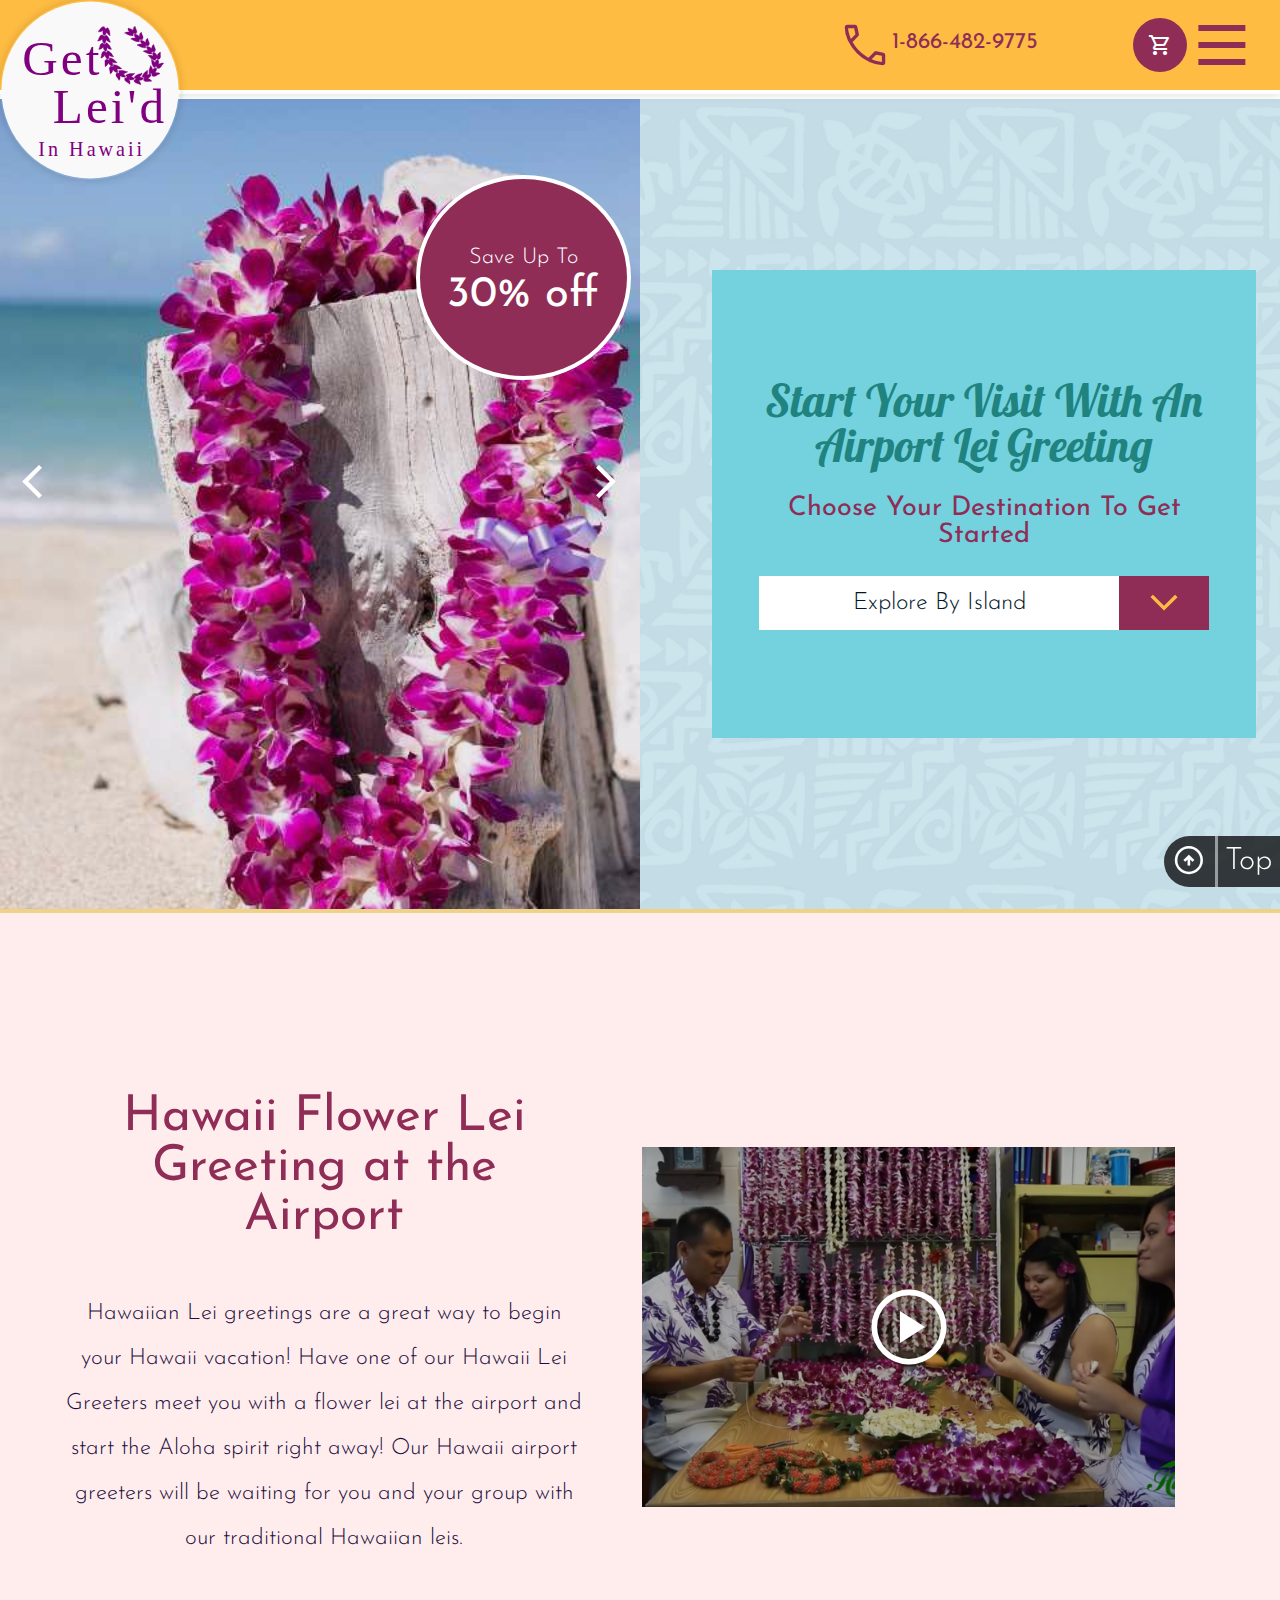
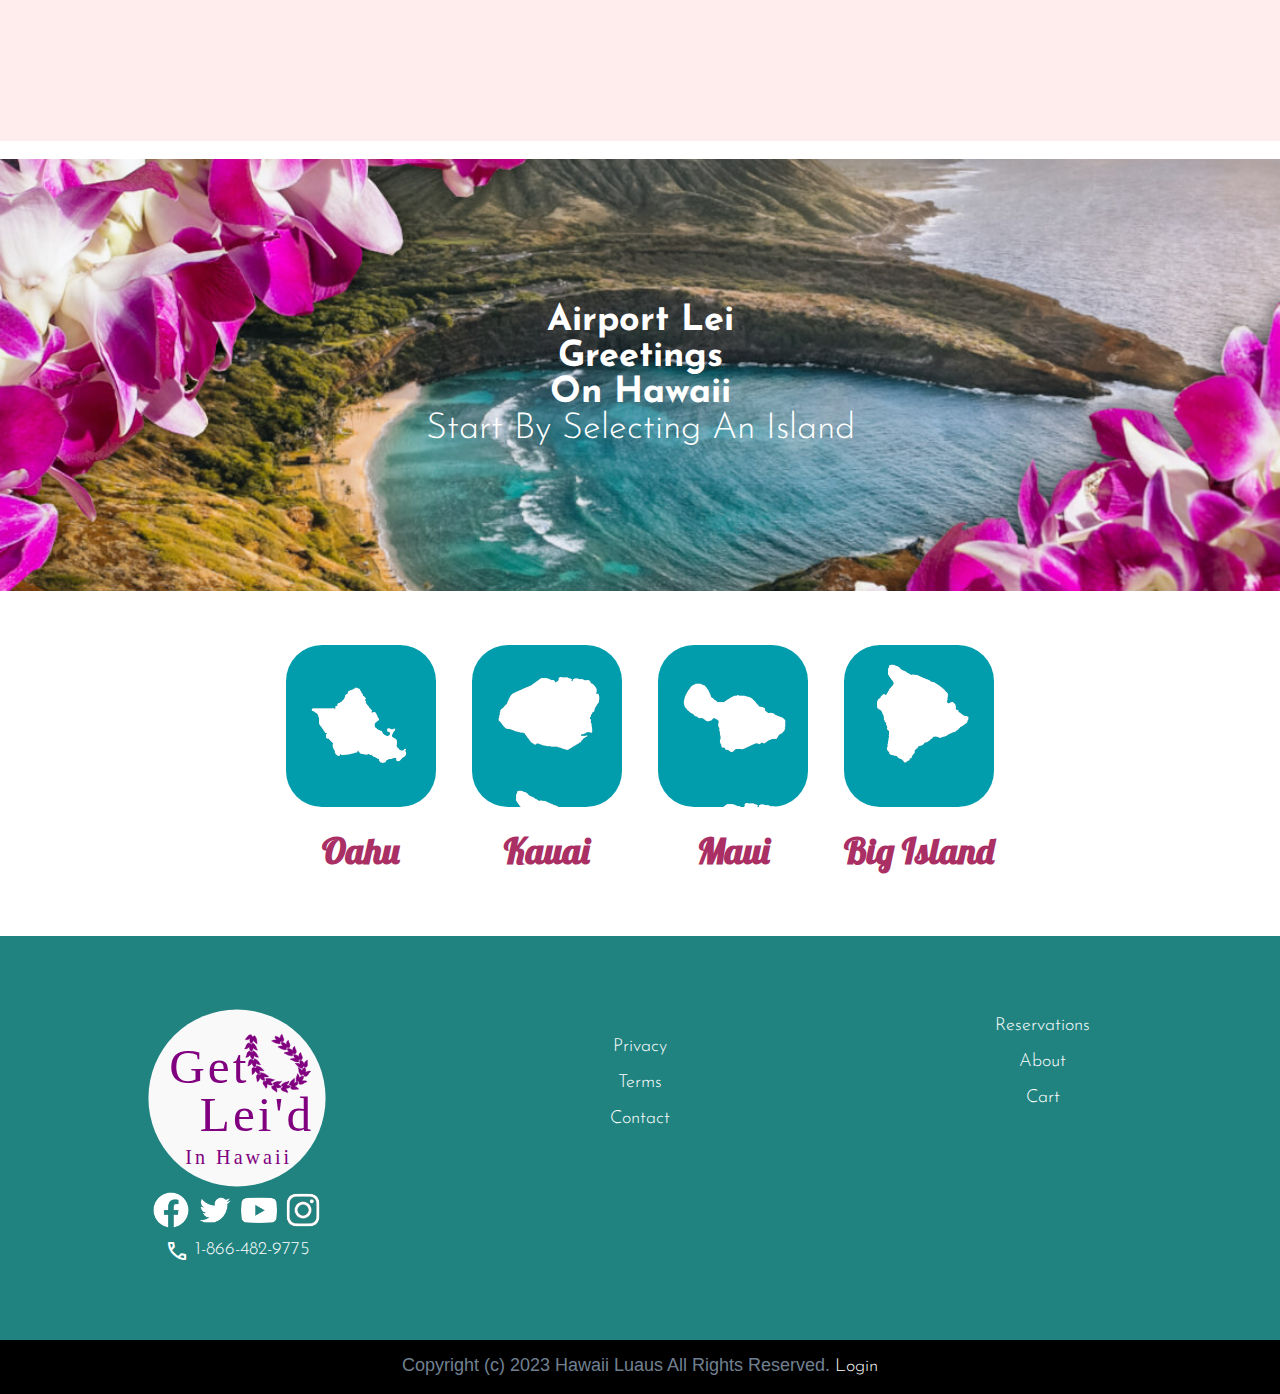
<file: index.html>
<!DOCTYPE html>
<html dir="ltr" lang="en">
<head>
  <meta charset="utf-8">
  <title>hawaiian lei greetings</title>
  <!-- github pages -->
  <meta content="user-scalable = yes, width=320, initial-scale=1" name="viewport">
  <script src="https://ajax.googleapis.com/ajax/libs/jquery/3.3.1/jquery.min.js"></script>
  <link href="css/main.css" rel="stylesheet">
  <link href="https://fonts.googleapis.com" rel="preconnect">
  <link href="https://fonts.gstatic.com" rel="preconnect">
  <link rel="preconnect" href="https://fonts.googleapis.com">
  <link rel="preconnect" href="https://fonts.gstatic.com" crossorigin>
  <link href="https://fonts.googleapis.com/css2?family=Josefin+Sans:wght@100..700&family=Lobster&display=swap" rel="stylesheet">
  <link href="https://fonts.googleapis.com/css2?family=Material+Symbols+Outlined:opsz,wght,FILL,GRAD@48,400,0,0"
    rel="stylesheet">
  </script>
</head>
<body>
  <main>

    <header id="masthead">
      <ul>
        <li id="logo">
          <a href="/"><img src="images/getleidinhawaiilogo.svg" alt=""></a>
        </li>
        <li>
          <nav id="main-nav">
            <a href="islands.html">reservations</a> 
            <a href="contact.html">contact</a> 
            <a href="about.html">about</a> 
            <a href="#"><span class="material-symbols-outlined">shopping_cart</span>cart</a>
          </nav>
          <a href="tel:+1866-482-9775" id="phone-mobile"><span class="material-symbols-outlined">call</span><p>1-866-482-9775</p></a>
          <a href="/cart/edit#viewitems" id="cart-btn"><span class="material-symbols-outlined">shopping_cart</span></a>
          <button class="menu-btn" id="menu-btn" name="button"
            onclick="idToggle('menu-btn','active');idToggle('main-nav','active')" type="button">
            <hr class="menu-btn-hr-1">
            <hr class="menu-btn-hr-2">
            <hr class="menu-btn-hr-3">
          </button>
        </li>
      </ul>
    </header>
    <div id="return-top">
      <span class="material-symbols-outlined">arrow_circle_up</span>
      <p>top</p>
    </div>
<!-- =================================================== -->
    <div id="hero">
      <section>
        <a href="reservations.html" id="callin-desktop"><p>Save Up To <span>30% off</span></p></a>
        <button type="button" id="slider-left" onclick="plusSlides(-1);clearInterval(carousel);">
          <span class="material-symbols-outlined">chevron_left</span>
        </button>    
        <div id="hero-slider">
          <a href="/reservations.htm" data-img="images/lei-photos/Deluxe-lei.jpg" target="_blank" class="hero-slide" id="slide-2"></a>
          <a href="/reservations.htm" data-img="images/lei-photos/Superior-lei.jpg" target="_blank" class="hero-slide" id="slide-2"></a>
          <a href="/reservations.htm" data-img="images/lei-photos/tuberose-lei.jpg" target="_blank" class="hero-slide" id="slide-3"></a>
          <a href="/reservations.htm" data-img="images/lei-photos/ti-leaf-lei.jpg" target="_blank" class="hero-slide" id="slide-3"></a>
        </div>
        <button type="button" id="slider-right" onclick="plusSlides(1);clearInterval(carousel);">
          <span class="material-symbols-outlined">chevron_right</span>
        </button>
      </section>
      <section>
        <div id="hero-content">
          <h1>start your visit with an airport lei greeting</h1>
          <h2>choose your destination to get started</h2>
          <div class="dropdown">
            <a class="dropdown-top" href="javascript:void(0)" onclick="toggleThis(this,'active');nextSiblingToggle(this,'active');">
            <p>explore by island</p><span class="material-symbols-outlined">expand_more</span> <span class="material-symbols-outlined">expand_less</span></a>
            <ul class="dropdown-tray">
              <li>
                <a href="/oahuleigreetings.html">oahu</a>
              </li>
              <li>
                <a href="maui.html">maui</a>
              </li>
              <li>
                <a href="bigisland.html">big island</a>
              </li>
              <li>
                <a href="kauai.html">kauai</a>
              </li>
            </ul>
          </div>
        </div>
      </section>
    </div>
<!-- =================================================== -->
    <div id="additional-content">
      <section>
        <article>
          <header>Hawaii Flower Lei Greeting at the Airport</header>
          <p>Hawaiian Lei greetings are a great way to begin your Hawaii vacation! Have one of our Hawaii Lei Greeters meet you with a flower lei at the airport and start the Aloha spirit right away! Our Hawaii airport greeters will be waiting for you and your group with our traditional Hawaiian leis.</p>
        </article>
      </section>
      <section>
        <div id="yt-video-container-a">
          <span class="material-symbols-outlined">play_circle</span>
        </div>
      </section>
    </div>
  <!-- =================================================== -->
  <div id="hero-alt" style="background-image:url('images/orchid-sand.jpg')">
    <section>
        <h2>airport lei greetings<br /> on <span>Hawaii</span></h2>
        <p>Start By Selecting An Island</p>
    </section>
  </div>
  <div id="islands-container">
    <ul id="islands">
        <li><a href="/honolulu-oahu.htm" class="island-icon"><img src="images/islands.png" alt=""></a><br><a href="/oahuleigreetings.html"><h3>oahu</h3></a> </li>
        <li><a href="/lihue-kauai.htm" class="island-icon"><img src="images/islands.png" alt=""></a><br><a href=""><h3>kauai</h3></a></li>
        <li><a href="/kahului-maui.htm" class="island-icon"><img src="images/islands.png" alt=""></a><br><a href=""><h3>maui</h3></a></li>
        <li><a href="/kona-big-island.htm" class="island-icon"><img src="images/islands.png" alt=""></a><br><a href=""><h3>big island</h3></a></li>
    </ul>
  </div>
  <!-- =================================================== -->
  <script src="js/home.js"></script>

<footer>
  <ul>
    <li>
      <a href="#"><img src="images/getleidinhawaiilogo.svg" alt=""></a>
      <div class="social">
        <a href="#"> <img src="images/facebook_twitter_youtube_instagram.png" alt="" id="social-fb" class="delayed-img">  </a>
        <a href="#"> <img src="images/facebook_twitter_youtube_instagram.png" alt="" id="social-tw" class="delayed-img">  </a>
        <a href="#"> <img src="images/facebook_twitter_youtube_instagram.png" alt="" id="social-yt" class="delayed-img">  </a>
        <a href="#"> <img src="images/facebook_twitter_youtube_instagram.png" alt="" id="social-ig" class="delayed-img">  </a>
      </div>
      <b><a href="tel:+18664829775"><span class="material-symbols-outlined">call</span> 1-866-482-9775</a></b>
    </li>
    <li>
        <br/>
        <a href="#">privacy</a>
        <br/>
        <a href="#">terms</a>
        <br/>
        <a href="#">contact</a>
      </li>
      <li>
        <a href="/reservations.html">reservations</a>
        <br/>
        <a href="/about.html">about</a>
        <br/>
         <a href="#">cart</a>
       </li>
      </ul>
      <aside style="font-family: sans-serif">Copyright (c) 2023 Hawaii Luaus All Rights Reserved. <a href="#">login</a></aside>
    </footer>
  </main>
  <script src="js/toggle.js" type="text/javascript">
	</script>
	<script src="js/main.js" type="text/javascript">
	</script>
</body>
</html>
</file>
<file: css/main.css>
*,
*:before,
*:after {
	margin: 0;
	padding: 0;
	-webkit-box-sizing: border-box !important;
	-moz-box-sizing: border-box !important;
	-ms-box-sizing: border-box !important;
	box-sizing: border-box !important;
}

.clearfix:after {
	clear: both;
	content: ".";
	display: block;
	height: 0;
	line-height: 0;
	visibility: hidden;
}

.material-symbols-outlined {
	vertical-align: middle;
}

b {
	font-weight: bold !important;
}

a {
	text-decoration: none !important;
}

ul,
ul li {
	list-style-type: none;
	list-style-position: inside;
	padding: 0;
}

html {
	overflow-x: hidden;
}

body {
	position: relative;
	padding: 0;
	margin: 0;
	width: 100%;
	position: relative;
	overflow-x: hidden;
	font-size: 32px;
	color: #333;
}

main {
	background-image: url("../images/tapaBGwhite.png");
	background-color: #73D2DE;
	background-size: 15em;
}

@media(max-width:2280px) {
	body {
		font-size: 28px;
	}
}

@media(max-width:2160px) {
	body {
		font-size: 24px;
	}
}

@media(max-width:1800px) {
	body {
		font-size: 18px;
	}
}

@media(max-width:1608px) {
	body {
		font-size: 18px;
	}
}

@media(max-width:640px) {
	body {
		font-size: 15px;
	}
	#masthead ul li:first-child,
	#masthead ul li:last-child {
		width: 50%;
	}
}

@media(max-width:450px) {
	body {
		font-size: 14px;
	}
}

h1,
h2,
h3,
h4,
h5 {
	font-family: 'Lobster';
}

p,
a,
b {
	font-family: 'Josefin Sans';
	font-weight: 300;
}

p {
	font-size: 1em;
	font-weight: 300;
}

@media(max-width:1440px) {
	p {
		font-size: 1.15em;
	}
}

@media(max-width:600px) {
	p {
		font-size: 1.25em;
	}
}

@media(max-width:400px) {
	p {
		font-size: 1.5em;
	}
}

.cart .container {
  max-width: 100%;
}
/*======== mobile menu btn =========*/
#phone-mobile p {
	display: inline-block;
	font-size: 1.25em;
	color: #8F2D56;
	font-weight: bolder;
}

.menu-btn {
	height: 3em;
	transition: 0.3s;
	background: transparent;
	border: 0;
	cursor: pointer;
	font-size: 0.75em;
	position: absolute;
	width: 3.5em;
	right: 1em;
	top: 0.5em;
}

.menu-btn hr {
	display: block;
	width: 100%;
	transition: 0.3s;
	position: absolute;
	border: 0.25em solid #8F2D56;
	height: 0;
	opacity: 1;
	margin: auto;
}

.menu-btn-hr-1 {
	top: 0;
	left: 50%;
	-moz-transform: translateX(-50%) rotate(0deg);
	-ms-transform: translateX(-50%) rotate(0deg);
	-o-transform: translateX(-50%) rotate(0deg);
	-webkit-transform: translateX(-50%) rotate(0deg);
	transform: translateX(-50%) rotate(0deg);
}

.menu-btn-hr-2 {
	top: 50%;
	left: 50%;
	-moz-transform: translate(-50%, -50%);
	-ms-transform: translate(-50%, -50%);
	-o-transform: translate(-50%, -50%);
	-webkit-transform: translate(-50%, -50%);
	transform: translate(-50%, -50%);
}

.menu-btn-hr-3 {
	bottom: 0;
	left: 50%;
	-moz-transform: translateX(-50%) rotate(0deg);
	-ms-transform: translateX(-50%) rotate(0deg);
	-o-transform: translateX(-50%) rotate(0deg);
	-webkit-transform: translateX(-50%) rotate(0deg);
	transform: translateX(-50%) rotate(0deg);
}

.menu-btn.active .menu-btn-hr-1 {
	top: 50%;
	-moz-transform: translate(-50%, -50%) rotate(-45deg);
	-ms-transform: translate(-50%, -50%) rotate(-45deg);
	-o-transform: translate(-50%, -50%) rotate(-45deg);
	-webkit-transform: translate(-50%, -50%) rotate(-45deg);
	transform: translate(-50%, -50%) rotate(-45deg);
}

.menu-btn.active .menu-btn-hr-2 {
	opacity: 0;
}

.menu-btn.active .menu-btn-hr-3 {
	top: 50%;
	-moz-transform: translate(-50%, -50%) rotate(45deg);
	-ms-transform: translate(-50%, -50%) rotate(45deg);
	-o-transform: translate(-50%, -50%) rotate(45deg);
	-webkit-transform: translate(-50%, -50%) rotate(45deg);
	transform: translate(-50%, -50%) rotate(45deg);
}

#cart-btn {
	display: inline-block;
	background-color: #8F2D56;
	width: 1.5em;
	height: 1.5em;
	font-size: 2em;
	border-radius: 50%;
	position: relative;
	vertical-align: middle;
	margin-right: 2em;
}

#cart-btn span.material-symbols-outlined {
	padding: 0;
	color: white;
	position: absolute;
	left: 50%;
	top: 50%;
	transform: translate(-50%, -50%);
}

/*=====================*/
#masthead {
	position: fixed;
	top: 0;
	left: 0;
	z-index: 999;
}

#masthead ul {
	width: 100%;
}

#masthead ul li {
	vertical-align: middle;
	position: relative;
}

#masthead ul li:first-child {
	text-align: left;
	width: 18%;
	display: inline-block;
	position: relative;
	min-height: 5em;
}

#masthead ul li:last-child {
	text-align: right;
	width: 80%;
	display: inline-block;
}

#logo {
	display: inline-block;
	transition: 0.2s;
}
#logo a {
  position: absolute;
  left: 0;
  top: 0;
}
#logo img {
	display: inline-block;
	width: 10em;
	vertical-align: middle;
	box-shadow: 0em 0em 0.5em #00000029;
	border-radius: 50%;
}

#logo img:hover {
	transform: scale(1.1);
}

#return-top {
	position: fixed;
	bottom: 0.5em;
	right: 0;
	display: table;
	font-size: 1.5em;
	background: rgba(0, 0, 0, 0.75);
	border-top-left-radius: 1em;
	border-bottom-left-radius: 1em;
	z-index: 999;
	cursor: pointer;
	color: white;
}

#return-top span,
#return-top p {
	display: table-cell;
	text-transform: capitalize;
	vertical-align: middle;
	padding: 0.25em;
}

#return-top span {
	font-size: 1.25em;
	border-right: 0.1em solid rgba(255, 255, 255, 0.5);
}

#phone-mobile {
	display: inline-block;
	margin-right: 5em;
	vertical-align: middle;
}

#phone-mobile .material-symbols-outlined {
	color: #8F2D56;
	font-size: 3em;
}


#masthead {
	position: absolute;
	top: 0;
	left: 0;
	z-index: 999;
	padding: 0;
	width: 100%;
	background: #FFBC42;
	box-shadow: 0em 0em 0.5em #00000029;
	border-bottom: 0.25em solid white;
}

#main-nav {
	position: absolute;
	background: #00000082;
	right: 0;
	top: 4.5em;
	left: auto;
	height: 18em;
	z-index: 998;
	transform-origin: top;
	transform: scaleY(0);
	transition: 0.5s;
	width: 50%;
}

#main-nav.active {
	transform: scaleY(1);
}

#main-nav a {
	display: block;
	width: 100%;
	margin: 0em;
	padding: 0.85em;
	font-size: 1.5em;
	color: white;
	text-transform: capitalize;
}

@media(max-width:450px) {
	#main-nav a {
		font-size: 1.5em;
	}

	#return-top p {
		font-size: 1.25em;
	}
}

/*===================================================*/
#hero {
	width: 100%;
	display: table;
	margin-top: 5.5em;
}

#hero section {
	display: table-cell;
	width: 50%;
	vertical-align: middle;
	position: relative;
}

#hero-content {
	margin: 4em;
	background-color: #73D2DE;
	padding: 6em 0em;
	text-align: center;
	width: 85%;
}

#hero-content h1 {
	font-weight: normal;
	text-transform: capitalize;
	font-size: 2.5em;
	line-height: 1em;
	max-width: 85%;
	margin: 0 auto;
	color: #218380;
}

#hero-content h2 {
	text-transform: capitalize;
	font-weight: normal;
	color: #8f2d56;
	margin: 0 auto;
	line-height: 1em;
	max-width: 15em;
	padding: 1em 0em;
	font-family: 'Josefin Sans';
}




/*=== hero slider ===*/
#slider-left,
#slider-right {
  border: 0;
  cursor: pointer;
  z-index: 998;
  background: none;
  display: inline-block;
  vertical-align: middle;
  position: absolute;
}
#slider-left .material-symbols-outlined,
#slider-right .material-symbols-outlined {
  color: white;
  font-size: 5em;
  line-height: 1.5em;
}
#slider-left:hover,
#slider-right:hover {
  opacity: 1;
}
#slider-left {
  color: white;
  left: 0em;
  top: 25em;
}
#slider-right {
  color: white;
  top: 25em;
  right: 0em;
}
@media(max-width:900px){
	#slider-left {
    color: white;
    left: 0em;
    top: 20em;
  }
  #slider-right {
    color: white;
    top: 20em;
    right: 0em;
  }
}
#hero-slider {
  position: relative;
  background: #23001fe8;
  display: block;
  margin: 0em auto 0em auto;
  width: 100%;
  height: 45em;
}
.hero-slide {
  position: absolute;
  left: 50%;
  top: 0;
  width: 100%;
  height: 100%;
  background-size: cover;
  opacity: 0;
  transition: 1s;
  background-position: center;
  overflow: hidden;
  display: block;
  transform: translateX(-50%);
}
.hero-slide.active {
  opacity: 0.9;
}
.hero-slide img {
  width: 100%;
  position: absolute;
  left: 50%;
  top: 50%;
  transform: translate(-50%, -50%);
  z-index: 1;
  opacity: 1;
}
.hero-slider-content {
  z-index: 2;
  position: absolute;
  left: 2em;
  bottom: 2em;
  background: rgba(0, 0, 0, 0.5);
  padding: 1em;
  border-radius: 1em;
  min-width: 25em;
}
@media(max-width:900px){
	#hero-slider{
		height: 25em;
	}
}
/*===============*/
.dropdown {
	width: 100%;
	position: relative;
	max-width: 25em;
	margin: 0 auto;
}

.dropdown-top {
	width: 100%;
	border: 0;
	display: table;
	background-color: white;
	text-transform: capitalize;
}

.dropdown-top p {
	display: table-cell;
	color: #011627;
	padding: 0.5em;
	vertical-align: middle;
	font-size: 1.33em;
	width: 80%;
	text-align: center;
}

.dropdown-top span {
	background: #8F2D56;
	color: #ffbc42;
	padding: 0;
	vertical-align: middle;
	width: 20%;
	text-align: center;
	font-size: 3em;
}

.dropdown-top span:nth-child(2) {
	display: table-cell;
}

.dropdown-top span:nth-child(3) {
	background: #1A535C;
	display: none;
}

.dropdown-top.active span:nth-child(2) {
	display: none;
}

.dropdown-top.active span:nth-child(3) {
	display: table-cell;
}

.dropdown-tray {
	position: absolute;
	left: 0;
	top: 3em;
	width: 100%;
	background: white;
}

.dropdown-tray li {
	display: block;
	text-align: center;
	width: 100%;
}

.dropdown-tray li a {
	display: block;
	padding: 0.5em;
	text-align: center;
	color: #011627;
	text-transform: capitalize;
	font-size: 1.25em;
}

.dropdown-tray li a:hover {
	background-color: #4ECDC4;
	color: white;
}

.dropdown-tray {
	transform: scaleY(0);
	transform-origin: top;
	transition: 0.3s;
}

.dropdown-tray.active {
	transform: scaleY(1);
	z-index: 998;
}

#callin-desktop {
	position: absolute;
	right: 0.5em;
	top: 4em;
	z-index: 998;
	overflow: hidden;
	text-align: center;
	color: white;
	font-size: 1.05em;
	background-color: #8F2D56;
	border-radius: 50%;
	border: 0.25em solid white;
	font-family: 'Montserrat', "oswald";
	line-height: 2em;
}

#callin-desktop p {
	padding: 2.8em 1.25em 2.8em 1.25em;
}

#callin-desktop span {
	display: block;
	font-size: 2em;
	font-weight: bolder;
}

/*====================================================*/
#additional-content section {
	display: inline-block;
	width: 49%;
	vertical-align: middle;
}

#additional-content {
	text-align: center;
	border-top: 0.25em solid #f0d188;
	background: #FFEDED;
}

#additional-content article {
	padding: 10em 3em;
}

#additional-content article p {
	color: #1e0d40;
	font-size: 1.25em;
	line-height: 2em;
}

#additional-content article header {
	font-size: 2.75em;
	color: #8f2d56;
	max-width: 12em;
	margin: 0 auto;
	line-height: 1em;
	padding-bottom: 1em;
	font-family: 'Josefin Sans';
}

#yt-video-container-a {
	/*! border: 1.25em solid #f6a2c1; */
	width: 85%;
	overflow: hidden;
	z-index: 3;
	position: relative;
	height: 20em;
	background-image: url("../images/leigreeting-youtubethumbnail.png");
	background-size: cover;
	background-position: center;
}

#yt-video-container-a img {
	display: none !important;
}

#yt-video-container-a .material-symbols-outlined {
	color: white;
	font-size: 5em;
	position: absolute;
	left: 50%;
	top: 50%;
	transform: translate(-50%, -50%);
	cursor: pointer;
	margin: 0 !important;
	padding: 0 !important;
}

#yt-video-container-a iframe {
	height: 100%;
	margin: 0 auto;
	display: block;
	width: 100%;
}

/*===================================================*/
#catalog {
	padding-bottom: 10em;
	padding-top: 10em;
	background-image: url(../images/tapaBGwhite.png);
	background-color: powderblue;
	background-size: 12em;
	text-align: center;
}

#catalog h3 {
	color: #461c1d;
	text-transform: capitalize;
	text-align: center;
	font-size: 2.5em;
	width: 10em;
	margin: 0 auto;
	line-height: 1em;
	margin-bottom: 1em;
	font-weight: bolder;
	text-shadow: 0em 0em 0.5em white;
}

#catalog section {
	background: #ffeded;
	padding: 1em;
}

.lei-product {
	width: 24.6%;
	display: inline-block;
	vertical-align: top;
	padding: 0.33em;
}

#catalog-main .lei-product {
	margin-bottom: 2em;
}

.lei-product .img-container {
	width: 100%;
	height: 16em;
	overflow: hidden;
	position: relative
}

.lei-product img {
	width: 100%;
	position: absolute;
	left: 50%;
	top: 50%;
	transform: translate(-50%, -50%);
}

.lei-product header {
	text-align: center;
	width: 100%;
	text-transform: capitalize;
	color: #461c1d;
	font-size: 1.25em;
	line-height: 1em;
	margin-top: 1em;
	font-weight: 400;
}

.lei-product p {
	color: #333;
	line-height: 2em;
	text-align: center;
	padding: 0.5em 1em;
	font-size: 0.85em;
	font-weight: 400;
}

.lei-product ul {
	width: 100%;
	display: table;
	max-width: 8em;
	margin: 0 auto;
}

.lei-product li {
	display: table-cell;
	width: 50%;
	text-align: center;
	padding: 0.5em;
	font-family: 'Montserrat';
	color: #461c1d;
	font-size: 1.15em;
}

.lei-product li span {
	opacity: 0.4;
	font-size: 0.9em;
}

.lei-button {
	margin: 1em auto;
	display: inline-block;
	padding: 1em;
	text-transform: capitalize;
	font-size: 1.33em;
	background: #ad012a;
	color: white;
	border-radius: 1em;
	border: 0.15em solid white;
	transition: 0.3s;
}

.lei-button:hover {
	background: #f5a2bf;
}
/*===================================================*/
footer ul {
	background: #218380;
	padding: 2em;
	display: table;
	width: 100%;
	background-blend-mode: multiply;
	background-size: 8em;
	border-top: 0.5em solid white;
}

footer ul li {
	display: table-cell;
	width: 33.3%;
	vertical-align: top;
	padding: 2em;
	text-align: center;
}

footer a {
	color: white;
	text-transform: capitalize;
	line-height: 2em;
}

footer a img {
	width: 10em;
	display: block;
	margin: 0 auto;
}

footer aside {
	color: white;
	background: black;
	padding: 0.5em;
	text-align: center;
	color: slategrey;
}

footer h4 {
	color: gold;
	font-size: 1.5em;
}

.social {
	text-align: center;
	display: table;
	margin: 0 auto;
	width: 8em;
}

.social a {
	display: table-cell;
	width: 25%;
	height: 2em;
	vertical-align: middle;
	overflow: hidden;
	position: relative;
	padding: 1em;
	border: 0.25em solid #218380;
}

.social a img {
	position: absolute;
	left: 0;
	width: 100%;
}

#social-fb {
	top: 0;
}

#social-tw {
	top: -2em;
}

#social-yt {
	top: -4em;
}

#social-ig {
	bottom: 0;
}


/*==============*/
@media(max-width: 1260px) {
	#hero-content {
		margin: 0;
		width: 100%;
		padding: 5em;
	}

	#hero-content h1 {
		max-width: 100%;
		padding: 0;
		margin: 0;
		text-align: center;
	}

	#hero-content h2 {
		max-width: 100%;
	}
}

@media(max-width:900px) {
	#additional-content {
		width: 100%;
		text-align: center;
	}

	#additional-content section {
		width: 100%;
		display: block;
	}

	#yt-video-container-a {
		width: 100%;
	}

	#catalog {
		flex-wrap: wrap;
	}

	.lei-product {
		width: 49.6%;
	}

	body {
		background-size: 8em;
	}

	footer ul li {
		display: block;
		width: 100%;
		text-align: center
	}
}
@media(max-width:850px) {
	#hero {
		display: block;
	}

	#hero section {
		display: block;
		width: 100%;
		min-height: 20em;
	}

	#hero {
		background: none;
	}

	#callin-desktop {
		left: auto;
		right: 0;
	}

	#additional-content article {
		padding: 3em 2em;
	}
}
@media(max-width:450px) {
	footer a {
		font-size: 1.25em;
	}
}

@media(max-width:700px) {
	#phone-mobile {
		margin-right: 0em;
	}
	#phone-mobile p {
		display: none;
	}

	#additional-content article p {
		font-size: 1.5em;
	}

	#catalog section {
		max-width: 25em;
		margin: 0 auto;
	}

	.lei-product {
		width: 100%;
	}

	.lei-product header {
		font-size: 1.5em;
	}

	.lei-product li {
		font-size: 1.5em;
	}

	#main-nav {
		width: 100%;
	}

	.dropdown-tray li {
		font-size: 1.25em
	}

	#hero-content {
		padding: 3em;
		font-size: 0.8em;
	}

	#additional-content {
		font-size: 0.8em;
	}

}

@media(max-width:500px) {
	#masthead ul {
		display: block;
	}

	#masthead ul li {
	}

	#logo {
		width: auto;
	}

	#callin-desktop {
		font-size: 0.8em;
	}
}

#hero-alt {
	width: 100%;
	background-size: cover;
	background-position: center;
	border-top: 1em solid white;
}

#hero-alt section {
	padding: 8em;
	text-align: center;
}
#hero-alt section h1{
	text-transform: capitalize;
	font-size: 2.5em;
}
#hero-alt section h2 {
	color: white;
	text-transform: capitalize;
	font-size: 2em;
	line-height: 1em;
	font-family: 'Josefin Sans';
	max-width: 10em;
	margin: 0 auto;
}

#hero-alt p {
	color: white;
	text-transform: capitalize;
	font-size: 2em;
}

#catalog-main {
	padding: 2em;
	max-width: 1400px;
	margin: 0 auto;
	background: #ffffffc4;
	width: 90%;
}

#catalog-main h3 {
	text-align: right;
	display: inline-block;
	color: #bd0063;
	text-transform: capitalize;
	vertical-align: middle;
	width: 60%;
	font-size: 2em;
}

#catalog-main h3 span {
	font-size: 0.45em;
	line-height: 2em;
	display: block;
	color: #4d4d4d;
	font-family: 'Josefin Sans';
}

#catalog-about {
	padding: 3em;
	margin: 0 auto;
	text-align: center;
	max-width: 1400px;
	width: 90%;
	background: #ffffffc4;
}

#catalog-about p:first-child,
#catalog-about p:first-child span {
	font-size: 1.25em;
	font-weight: bold;
	color: #085337;
}

#catalog-about p {
	line-height: 2em;
	margin-bottom: 1em;
}

#catalog-about a {
	border: #ad012a;
	padding: 0.5em;
	border-radius: 2em;
	line-height: 1em;
	display: inline-block;
	font-weight: bold;
	background: #ad012a;
	color: white;
}

@media(max-width: 950px) {
	#catalog-main {
		padding: 1em;
		text-align: center;
	}

	#catalog-main .lei-product {
		padding: 1em;
	}

	#catalog-main h3 {
		text-align: center;
		width: 100%;
	}
}

@media(max-width: 800px) {
	#hero-alt {
		background-position: left;
	}

	#hero-alt section {
		padding: 5em 0em;
		background-color: rgba(0, 0, 0, 0.4);
	}
}

#greetings-about {
	background-image: url("../images/tapaBGwhite.png");
	background-size: 10em;
	background-color: tan;
	padding: 3em;
}

#greetings-about article {
	background-color: whitesmoke;
	padding: 5em;
	margin: 0 auto;
	max-width: 1200px;
}

#greetings-about p {
	line-height: 2em;
	margin: 1em;
	text-transform: capitalize;
}

#greetings-about img {
	vertical-align: middle;
	display: inline-block;
}

.purple {
	font-weight: bold;
	color: #754e7d;
	font-family: 'Montserrat', "Roboto";
}

#greetings-about h3 {
	color: #a92f64;
	text-transform: capitalize;
	font-size: 1.5em;
	padding-bottom: 1em;
}

#greetings-about ul {
	display: table;
	margin-top: 2em;
}

#greetings-about li {
	display: table-cell;
	text-align: center;
	width: 33.3%;
	vertical-align: top;
}

#greetings-about .material-symbols-outlined {
	font-size: 3.5em;
	color: #3fad01;
	display: block;
	text-align: center;
}

#greetings-about li header {
	font-family: 'Montserrat', "Roboto";
	font-size: 1.5em;
	color: #2c7900;
}

#greetings-about hr {
	height: 1em;
	background-image: url("../images/leiborder.png");
	background-size: contain;
	opacity: 0.5;
	border: 0;
}

#contact {
	display: table;
	margin: 0 auto;
	max-width: 1200px;
	padding: 2em;
	width: 95%;
	background: #ffe6e69e;
}

#contact-left,
#contact-right {
	display: table-cell;
	padding: 2em;
}

#contact-left {
	width: 50%;
}

#contact-right {
	width: 50%;
}

#contact-right input,
#contact-right label,
#contact-right textarea {
	display: block;
	width: 100%;
	padding: 0.5em;
	font-size: 1em;
}

#contact-right label {
	font-family: "Oswald", sans-serif;
	text-transform: capitalize;
	font-weight: normal;
}

#contact-right input,
#contact-right textarea {
	border: 0.15em solid #a92f64;
}

#contact-left a {
	color: #a92f64;
	text-align: center;
	display: block;
	margin: 1em auto;
}

#contact-right #submit {
	display: block;
	padding: 0.5em;
	font-size: 0.9em;
	border-radius: 2em;
	color: white;
	text-transform: capitalize;
	text-align: center;
	border: 0;
	width: 10em;
	margin: 1em;
	background: #a92f64;
}

#contact-left span {
	font-size: 1.5em;
}

@media(max-width: 900px) {
	#contact {
		display: block;
	}

	#contact-left,
	#contact-right {
		display: block;
		text-align: center;
	}

	#contact-left {
		width: 100%;
	}

	#contact-right {
		width: 100%;
	}
}

#islands {
	display: table;
	text-align: center;
	margin: 0 auto;
}

#islands-container {
	background: white;
	text-align: center;
}

#islands li {
	overflow: hidden;
	width: 25%;
	display: table-cell;
	vertical-align: middle;
	height: 12em;
	padding: 3em 1em;
	transform: scale(1);
	transition: 0.3s;
	transform-origin: center;
}

#islands li:hover {
	transform: scale(1.1);
}

#islands .island-icon {
	display: block;
	position: relative;
	background: #019dad;
	overflow: hidden;
	border-radius: 2em;
	width: 100%;
	height: 9em;
}

#islands .island-icon img {
	width: 100%;
	position: absolute;
	left: 0;
}

#islands li:nth-child(1) img {
	top: 1em;
}

#islands li:nth-child(3) img {
	top: -6.5em;
}

#islands li:nth-child(2) img {
	top: -13.5em;
}

#islands li:nth-child(4) img {
	top: -20.5em;
}

#islands-container h3 {
	font-size: 2em;
	text-align: center;
	text-transform: capitalize;
	color: #a92f64;
}

@media(max-width:1056px) {
	#islands li {
		padding: 3em 1em;
	}
}

@media(max-width:910px) {
	#islands li {
		width: 49%;
		display: inline-block;
		height: 18em;
	}

	#islands li .island-icon {
		height: 11em;
	}

	#islands li:nth-child(1) img {
		top: -0.5em;
	}

	#islands li:nth-child(3) img {
		top: -11.5em;
	}

	#islands li:nth-child(2) img {
		top: -22.25em;
	}

	#islands li:nth-child(4) img {
		top: -33.5em;
	}

	#islands li {
		font-size: 0.8em;
	}
}

@media(max-width:570px) {
	#islands li {
		width: 100%;
		height: 18em;
		margin: 0 auto;
		text-align: center;
	}

	#islands li .island-icon {
		width: 16em;
		margin: 0 auto;
		text-align: center;
		height: 14em;
		font-size: 0.75em;
	}

	#islands li:nth-child(1) img {
		top: 0.5em;
	}

	#islands li:nth-child(3) img {
		top: -13em;
	}

	#islands li:nth-child(2) img {
		top: -26em;
	}

	#islands li:nth-child(4) img {
		top: -39.5em;
	}
}

#lei-button {
	color: white;
	display: inline-block;
	padding: 1em;
	text-transform: capitalize;
	font-size: 1.25em;
	border-radius: 1em;
	background: #ad012a;
	font-weight: bold;
	margin: 0 auto;
	margin-top: 2em;
}

/* ---cart -- */
.cart-post {
	padding-top: 4em;
}

.card-body table {
	width: 100%;
}

.cart-buttons {
	width: 100%;
	text-align: center;
	display: none;
}

.cart-post>a {
	font-size: 13px;
	font-weight: 200;
	margin-bottom: 20px;
}

.cart-post h5 {
	font-size: 15px;
	margin-bottom: 20px;
	display: none;
}

td,
th {
	/*! border: 1px solid #dddddd; */
	text-align: center;
	padding: 8px;
	text-transform: capitalize;
	font-size: 14px;
}

td input {
	width: 30px;
}

.price-n span {
	color: #8800004a;
	text-decoration-line: line-through;
}

.price-form {
	display: block;
}

.price-form label {
	font-size: 1em;
	margin-bottom: 0;
	font-weight: bold;
	text-align: left;
	color: #5e052b;
	margin-left: 1em;
	line-height: 1em !important;
	width: 21em;
}

.price-form .numberSpinner label.error {
	/* 		font-size: 11px;
		margin-bottom: 10px;
		font-weight: bold;
		text-align: left;
		color: red;
		position: absolute;
		left: 0;
		width: 15em;
		background: white;
		top: 3em;
		z-index: 999; */
}

.price-form .numberSpinner label.error {
	display: none !important;
}

.price-form input[type=text],
.price-form input[type=email],
.price-form input[type=date],
.price-form input[type=submit],
.price-form textarea,
.price-form select {}

.price-form button:not(.numberPlus, .numberMinus) {
	padding: 10px 33px;
	background-color: #a92f64;
	color: #fff;
	border: none;
	border-radius: 2em;
	text-transform: capitalize;
	display: inline-block;
	margin: 0.25em;
}

.price-form button:hover {
	opacity: 0.8;
}

.price-form img {
	margin-bottom: 20px;
}


#addToCartWindow {
	position: fixed;
	width: 100%;
	height: 100%;
	z-index: 999;
	background: #00000082;
	top: 0;
	left: 0;
}

#addToCartWindow.col-md-12.col-lg-5.order-0.order-md-1 {
	display: none;
}

#addToCartWindow.col-md-12.col-lg-5.order-0.order-md-1.visible {
	display: block;
}

.price-form {
	background: white;
	width: 90%;
	position: fixed;
	left: 50%;
	top: 50%;
	transform: translate(-50%, -50%);
	max-height: 90%;
	padding: 4em;
	overflow-y: scroll;
	text-align: center;
	max-width: 1200px;
}

.numberSpinner {
	margin: 0.5em;
	text-align: center;
	text-align: left;
}

.numberSpinner section {
	position: relative;
	display: inline-block;
	vertical-align: middle;
	border: 2px solid;
	font-size: 16px;
	min-height: 2em;
	padding-left: 0.5em;
	background: white;
}

.numberSpinner input {
	width: 2em;
	padding: 0em 0.2em;
	border: 0;
	color: #333;
	-webkit-appearance: none;
	margin: 0;
	vertical-align: middle;
	display: inline-block;
	background: white;
	height: 1em;
	pointer-events: none;
}

.numberSpinner input {
	-moz-appearance: textfield;
}

#headingAllPackages .mb-0 {
	display: none;
}

#headingAllPackages {
	background: white;
	border: 0;
	height: 0;
	position: relative;
	display: none;
}

.numberSpinner button {
	display: inline-block;
	vertical-align: middle;
	font-size: 19px;
	text-align: center;
	border: 0;
	font-weight: bold;
	background-color: #5e052b;
	color: white;
	transition: 0.3s;
	padding: 0;
	border-radius: 0;
	width: 1.25em;
}

.numberSpinner button:hover {
	opacity: 0.7;
}

.numberSpinner button:active {
	background-color: gold;
}

#btn-block-1 {
	background: gold;
	max-width: 18.55em;
	margin: 0.5em auto;
	border-radius: 1em;
	padding: 0.5em;
	color: #5e052b;
}

#close-button {
	position: absolute;
	right: 0;
	top: 0.5em;
}

.btn.btn-block {
	padding: 0.75em 0em;
	background-color: #a92f64;
	color: #fff;
	border: none;
	border-radius: 2em;
	text-transform: capitalize;
	margin: 0.25em;
	font-size: 1.2em;
	display: inline-block;
	max-width: 10em !important;
}

@media(max-width:938px) {
	.price-form {
		padding: 0em 0em;
	}
}

@media(max-width:800px) {
	.numberSpinner button {
		display: block;
		width: 3em;
		margin: 0;
	}

	.numberSpinner section {
		margin: 0;
		width: 3.55em;
	}
}

.price-form input[type="text"],
.price-form input[type="email"],
.price-form select {
	border: 2px solid #a92f64;
	margin: 1em;
	padding: 0.5em;
	display: inline-block;
	width: 50%;
	max-width: 25em;
}

#total {
	font-size: 2em;
	color: #800c00;
	margin-top: 1em;
}

@media(max-width:500px) {

	.price-form input[type="text"],
	.price-form input[type="email"],
	.price-form input[type="date"],
	.price-form input[type="submit"],
	.price-form textarea,
	.price-form select {
		width: 90%;
		max-width: 20em;
	}
}

.lei-preview a {
	width: 10em;
	height: 10em;
	display: block;
	background-size: cover !important;
	margin: 0 auto;
	background-position: center center !important;
}

td {
	text-align: center;
}

@media(max-width: 600px) {
	.numberSpinner button {
		width: 2.95em;
	}

	.numberSpinner section {
		width: 3.5em;
		overflow: hidden;
	}

	.lei-preview a {
		width: 5em;
		height: 5em;
	}

	td {
		width: auto;
	}

	.card-body {
		padding: 0em;
	}

	.price-form {
		width: 100%;
		min-height: 100%;
	}
}


.cart-post p {
	font-size: 1em;
	margin-bottom: 0;
}

#cart-update p {
	font-size: 1em;
}

.price-form button:not(.numberPlus, .numberMinus),
#viewcart {
	padding: 10px 33px;
	background-color: #a92f64;
	color: #fff;
	border: none;
	border-radius: 2em;
	text-transform: capitalize;
	display: inline-block;
	margin: 0.25em;
}

.price-form button:hover {
	opacity: 0.8;
}

/*======= blog styling =======*/

.blog-preview {
	display: inline-block;
	border: 2px solid #b9cec3;
	margin: 1%;
	border-radius: 1em;
	background: white;
	width: 100%;
	position: relative;
}

.blog-preview header {
	overflow: hidden;
	position: relative;
	margin-top: 0 !important;
	height: 12.5em;
	z-index: 1;
	border-top-left-radius: 0.9em;
	border-top-right-radius: 0.9em;
	background: black;
}

.blog-preview header img {
	position: absolute;
	width: 100%;
	left: 50%;
	top: 50%;
	z-index: 4;
	transform: translate(-50%, -50%);
}

#blog-container {
	text-align: center;
}

#blog-body {
	text-align: center;
	column-count: 2;
	position: relative;
	padding: 2em 3em;
}

#blog-hero h2 {
	margin-bottom: 1em;
	color: white;
	text-transform: capitalize;
}

.blog-preview h3 {
	font-size: 1.75em;
	margin: 0;
	padding: 0.5em;
	width: 100%;
	text-align: center;
}

.blog-preview a {
	display: inline-block;
	background-color: #019dad;
	border-radius: 12px;
	margin: 1em auto;
	font-family: kon-tiki-aloha-jf, sans-serif;
	font-weight: 500;
	font-size: 16pt;
	padding: 0.5em;
	color: white;
	text-transform: capitalize;
	line-height: 1em;
}

.blog-preview p {
	color: #333;
	max-width: 90%;
	margin: 0 auto;
}

.date,
.time {
	display: inline-block;
	color: #305661;
	margin: 0.5em;
	font-family: "Montserrat";
}

.more-blog {
	background-color: gold;
	opacity: 0.7;
	width: 191px;
	border-radius: 12px;
	margin: 1em auto;
	font-family: kon-tiki-aloha-jf, sans-serif;
	font-weight: 500;
	font-size: 22pt;
	padding: 4px 12px 4px 12px;
	display: inline-block;
	color: #4a1f1f;
	text-transform: capitalize;
}

@media(max-width: 1000px) {
	.blog-preview header img {
		width: auto;
		height: 100%;
	}
}

@media(max-width:600px) {
	#blog-body {
		text-align: center;
		column-count: 1;
	}

	.blog-preview header img {
		width: 100%;
		height: auto;
	}
}

@media(max-width:1025px) {
	.HeaderVideoLeft {
		display: block;
		margin: 1.5em auto;
		width: 95%;
		background-color: #0e2030;
	}
}

#blog-body-header {
	background-size: cover;
	background-position: center;
	margin-top: 5em;
	padding: 8em;
	text-align: center;
	color: white;
	background-attachment: fixed;
}

#blog-h1 {
	max-width: 15em;
	margin: 0 auto;
	text-shadow: 0em 0em 1em black;
	font-weight: bold;
	line-height: 1em;
	text-align: left;
	font-size: 3em;
}


#blog-container {
	display: table;
	width: 90%;
	margin: 0 auto;
	background: #ffebf7;
	max-width: 1200px;
}

#blog-share {
	display: table-cell;
	margin: 0;
	padding: 1em;
	text-align: center;
	width: 20%;
}

#blog-content {
	margin: 0;
	padding: 1em;
	text-align: left;
}

#blog-share p {
	line-height: ;
}

#blog-content p {
	line-height: 2em;
	text-indent: 2em;
	margin-bottom: 3em;
}

#blog-content h2 {
	margin-bottom: 2em;
	color: #019dad;
	position: relative;
}

#blog-content h2::before {
	content: "";
	position: absolute;
	left: -1.25em;
	top: 0;
	background-image: url("../images/flowerdot.png");
	height: 1em;
	width: 1em;
	z-index: 3;
	background-repeat: no-repeat;
}

@media(max-width:600px) {
	#blog-share {
		width: auto;
		padding: 0;
	}

	#blog-container {
		width: 100%;
		padding: 0.25em;
	}

	#blog-body-header {
		padding: 10em 2em;
		background-attachment: local;
	}

	#blog-container p {
		font-size: 1.1em;
	}

	#blog-h1 {
		font-size: 2em;
	}

	#blog-share {
		display: block;
		padding: 1em;
	}
}

.blog-error {
	position: absolute;
	color: red;
	z-index: 2;
	left: 0;
}

.blog-body-header {
	padding: 6em;
	margin-top: 6em;
	background-color: #a92f64;
	margin-bottom: 1em;
	background-image: url("../images/aboutleigreetings.jpg");
	background-size: cover;
	background-position: center;
}

.blog-body-header h1 {
	color: white;
	text-shadow: 0em 0em 0.25em black !important;
}
</file>
